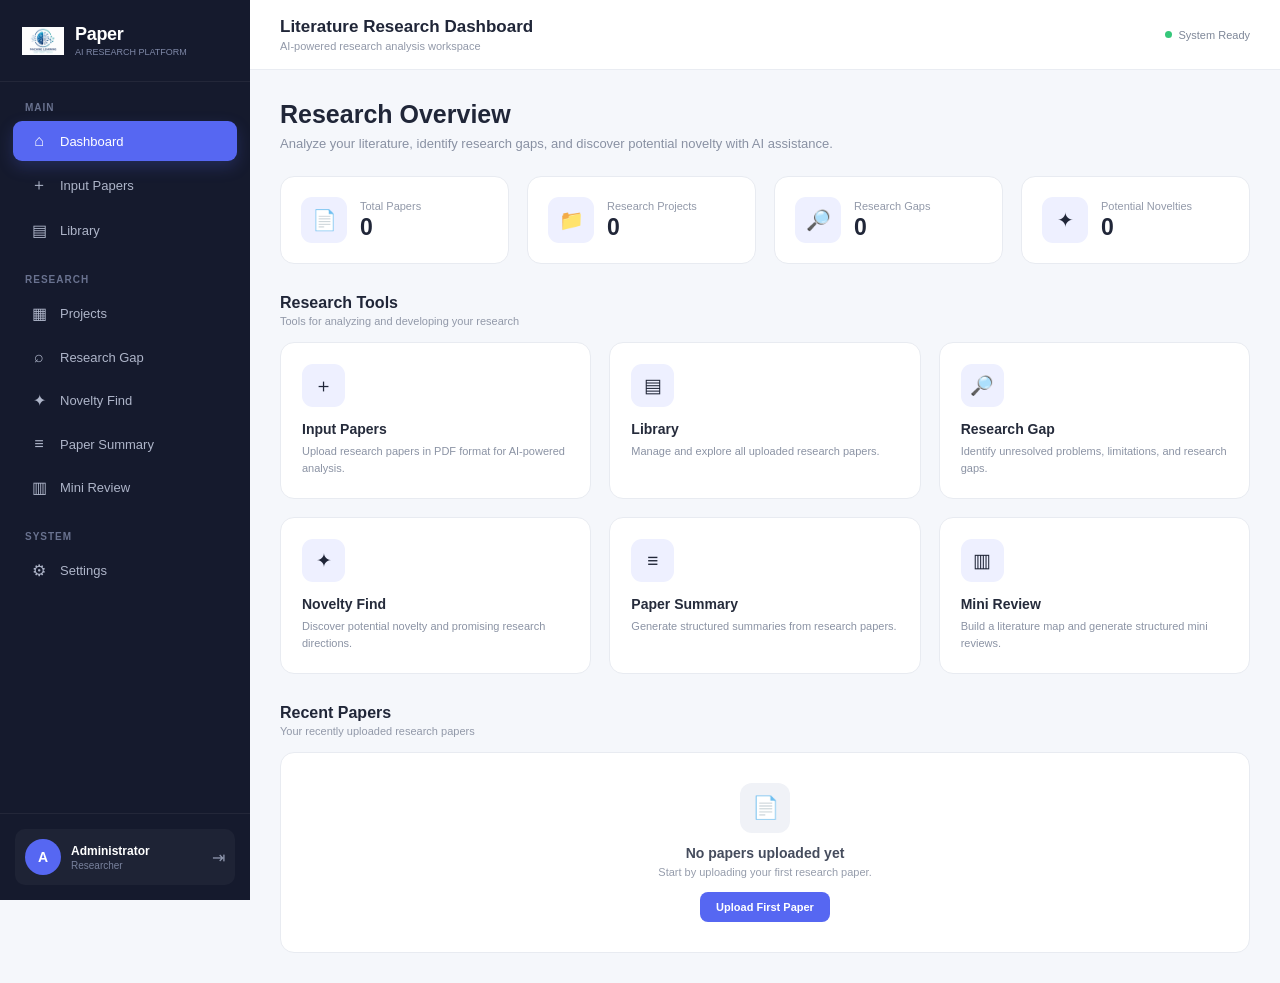
<file: templates/input_paper.html>
<!DOCTYPE html>
<html lang="en">
<head>
    <meta charset="UTF-8">
    <meta
        name="viewport"
        content="width=device-width, initial-scale=1.0"
    >

    <title>Paper - Dashboard</title>

    <style>

        * {
            margin: 0;
            padding: 0;
            box-sizing: border-box;
        }

        body {
            font-family: "Segoe UI", Arial, sans-serif;
            background: #f5f7fb;
            color: #202638;
            min-height: 100vh;
        }


        /* =========================
           SIDEBAR
        ========================= */

        .sidebar {
            position: fixed;
            left: 0;
            top: 0;
            bottom: 0;

            width: 250px;

            background: #151a2d;
            color: white;

            display: flex;
            flex-direction: column;

            z-index: 1000;

            transition: 0.3s ease;
        }


        /* LOGO */

        .sidebar-header {
            height: 82px;

            display: flex;
            align-items: center;

            padding: 0 22px;

            border-bottom: 1px solid rgba(255,255,255,0.06);
        }

        .sidebar-logo {
            width: 42px;
            height: 42px;

            object-fit: contain;

            margin-right: 11px;
        }

        .brand-text {
            display: flex;
            flex-direction: column;
        }

        .brand-name {
            font-size: 18px;
            font-weight: 700;
            letter-spacing: -0.3px;
        }

        .brand-version {
            font-size: 9px;
            color: #7f88a7;
            margin-top: 2px;
        }


        /* NAVIGATION */

        .sidebar-content {
            flex: 1;
            overflow-y: auto;
            padding: 20px 13px;
        }

        .nav-section {
            margin-bottom: 23px;
        }

        .nav-title {
            padding: 0 12px;
            margin-bottom: 8px;

            color: #69728f;

            font-size: 10px;
            font-weight: 700;

            letter-spacing: 1px;
            text-transform: uppercase;
        }

        .nav-item {
            display: flex;
            align-items: center;

            width: 100%;

            padding: 11px 12px;
            margin-bottom: 3px;

            border-radius: 9px;

            color: #aeb5c9;

            text-decoration: none;

            font-size: 13px;
            font-weight: 500;

            transition: 0.2s ease;
        }

        .nav-item:hover {
            background: rgba(255,255,255,0.06);
            color: white;
        }

        .nav-item.active {
            background: #5667f2;
            color: white;

            box-shadow:
                0 6px 16px rgba(86,103,242,0.22);
        }

        .nav-icon {
            width: 28px;

            font-size: 16px;

            text-align: center;

            margin-right: 7px;
        }


        /* USER */

        .sidebar-user {
            padding: 15px;

            border-top: 1px solid rgba(255,255,255,0.06);
        }

        .user-card {
            display: flex;
            align-items: center;

            padding: 10px;

            border-radius: 10px;

            background: rgba(255,255,255,0.04);
        }

        .user-avatar {
            width: 36px;
            height: 36px;

            border-radius: 50%;

            background: #5667f2;

            display: flex;
            align-items: center;
            justify-content: center;

            font-size: 14px;
            font-weight: 700;

            margin-right: 10px;
        }

        .user-info {
            flex: 1;
        }

        .user-name {
            font-size: 12px;
            font-weight: 600;
            color: white;
        }

        .user-role {
            font-size: 10px;
            color: #78819c;

            margin-top: 2px;
        }

        .logout-button {
            color: #8e96ad;
            text-decoration: none;
            font-size: 16px;
        }

        .logout-button:hover {
            color: #ff7777;
        }


        /* =========================
           MAIN CONTENT
        ========================= */

        .main {
            margin-left: 250px;
            min-height: 100vh;

            transition: 0.3s ease;
        }


        /* TOPBAR */

        .topbar {
            height: 70px;

            background: white;

            border-bottom: 1px solid #e9ecf2;

            display: flex;
            align-items: center;
            justify-content: space-between;

            padding: 0 30px;
        }

        .page-title {
            font-size: 17px;
            font-weight: 700;
            color: #202638;
        }

        .page-subtitle {
            font-size: 11px;
            color: #9299a9;
            margin-top: 3px;
        }

        .topbar-right {
            display: flex;
            align-items: center;
            gap: 15px;
        }

        .status-indicator {
            display: flex;
            align-items: center;
            gap: 6px;

            font-size: 11px;
            color: #7e8798;
        }

        .status-dot {
            width: 7px;
            height: 7px;

            border-radius: 50%;

            background: #35c77a;
        }

        .menu-toggle {
            display: none;

            border: none;
            background: transparent;

            font-size: 22px;

            cursor: pointer;
        }


        /* CONTENT */

        .content {
            padding: 30px;
        }


        .welcome {
            margin-bottom: 25px;
        }

        .welcome h1 {
            font-size: 25px;
            font-weight: 700;

            color: #202638;
        }

        .welcome p {
            margin-top: 7px;

            color: #8991a3;
            font-size: 13px;
        }


        /* =========================
           STAT CARDS
        ========================= */

        .stats-grid {
            display: grid;

            grid-template-columns:
                repeat(4, 1fr);

            gap: 18px;

            margin-bottom: 30px;
        }

        .stat-card {
            background: white;

            border: 1px solid #e8ebf1;
            border-radius: 14px;

            padding: 20px;

            display: flex;
            align-items: center;

            transition: 0.2s ease;
        }

        .stat-card:hover {
            transform: translateY(-2px);

            box-shadow:
                0 8px 25px rgba(32,38,56,0.06);
        }

        .stat-icon {
            width: 46px;
            height: 46px;

            border-radius: 11px;

            background: #eef0ff;

            display: flex;
            align-items: center;
            justify-content: center;

            font-size: 20px;

            margin-right: 13px;
        }

        .stat-label {
            color: #9299a9;
            font-size: 11px;
        }

        .stat-value {
            font-size: 23px;
            font-weight: 700;

            color: #202638;

            margin-top: 2px;
        }


        /* =========================
           SECTION HEADER
        ========================= */

        .section-header {
            display: flex;
            align-items: center;
            justify-content: space-between;

            margin-bottom: 15px;
        }

        .section-title {
            font-size: 16px;
            font-weight: 700;
        }

        .section-description {
            font-size: 11px;
            color: #9299a9;

            margin-top: 3px;
        }


        /* =========================
           TOOLS
        ========================= */

        .tools-grid {
            display: grid;

            grid-template-columns:
                repeat(3, 1fr);

            gap: 18px;

            margin-bottom: 30px;
        }

        .tool-card {
            background: white;

            border: 1px solid #e8ebf1;

            border-radius: 14px;

            padding: 21px;

            text-decoration: none;

            color: inherit;

            transition: 0.2s ease;
        }

        .tool-card:hover {
            transform: translateY(-3px);

            box-shadow:
                0 10px 30px rgba(32,38,56,0.07);

            border-color: #dce1ff;
        }

        .tool-icon {
            width: 43px;
            height: 43px;

            border-radius: 11px;

            background: #eef0ff;

            display: flex;
            align-items: center;
            justify-content: center;

            font-size: 19px;

            margin-bottom: 14px;
        }

        .tool-title {
            font-size: 14px;
            font-weight: 700;

            color: #252b3b;

            margin-bottom: 6px;
        }

        .tool-description {
            font-size: 11px;

            color: #8b93a4;

            line-height: 1.55;
        }


        /* =========================
           RECENT PAPERS
        ========================= */

        .recent-card {
            background: white;

            border: 1px solid #e8ebf1;

            border-radius: 14px;

            min-height: 190px;

            display: flex;
            align-items: center;
            justify-content: center;
        }

        .empty-state {
            text-align: center;
            padding: 30px;
        }

        .empty-icon {
            width: 50px;
            height: 50px;

            border-radius: 12px;

            background: #f0f2f7;

            display: flex;
            align-items: center;
            justify-content: center;

            margin: 0 auto 12px;

            font-size: 22px;
        }

        .empty-title {
            font-size: 14px;
            font-weight: 700;

            color: #454c5d;
        }

        .empty-description {
            font-size: 11px;

            color: #969dac;

            margin-top: 5px;
        }

        .upload-button {
            display: inline-block;

            margin-top: 14px;

            padding: 9px 16px;

            background: #5667f2;

            color: white;

            border-radius: 8px;

            text-decoration: none;

            font-size: 11px;
            font-weight: 600;
        }

        .upload-button:hover {
            background: #4556df;
        }


        /* =========================
           RESPONSIVE
        ========================= */

        @media (max-width: 1100px) {

            .stats-grid {
                grid-template-columns:
                    repeat(2, 1fr);
            }

            .tools-grid {
                grid-template-columns:
                    repeat(2, 1fr);
            }
        }


        @media (max-width: 800px) {

            .sidebar {
                transform: translateX(-100%);
            }

            .sidebar.open {
                transform: translateX(0);
            }

            .main {
                margin-left: 0;
            }

            .menu-toggle {
                display: block;
            }

            .content {
                padding: 22px;
            }
        }


        @media (max-width: 550px) {

            .stats-grid {
                grid-template-columns: 1fr;
            }

            .tools-grid {
                grid-template-columns: 1fr;
            }

            .topbar {
                padding: 0 18px;
            }

            .status-indicator {
                display: none;
            }

            .welcome h1 {
                font-size: 21px;
            }
        }

    </style>
</head>


<body>


<!-- =====================================================
     SIDEBAR
===================================================== -->

<aside class="sidebar" id="sidebar">

    <div class="sidebar-header">

        <!-- LOGO DARI STATIC -->
        <img
            src="../static/logo.png"
            alt="Paper Logo"
            class="sidebar-logo"
        >

        <div class="brand-text">

            <div class="brand-name">
                Paper
            </div>

            <div class="brand-version">
                AI RESEARCH PLATFORM
            </div>

        </div>

    </div>


    <div class="sidebar-content">

        <!-- MAIN -->

        <div class="nav-section">

            <div class="nav-title">
                Main
            </div>

            <a
                href="menu_utama.html"
                class="nav-item active"
            >
                <span class="nav-icon">⌂</span>
                Dashboard
            </a>

            <a
                href="input_paper.html"
                class="nav-item"
            >
                <span class="nav-icon">＋</span>
                Input Papers
            </a>

            <a
                href="library.html"
                class="nav-item"
            >
                <span class="nav-icon">▤</span>
                Library
            </a>

        </div>

<!-- RESEARCH -->

        <div class="nav-section">

            <div class="nav-title">
                Research
            </div>

            <a
                href="#"
                class="nav-item"
                onclick="comingSoon(event, 'Projects')"
            >
                <span class="nav-icon">▦</span>
                Projects
            </a>

            <a
                href="research_gap.html"
                class="nav-item"
            >
                <span class="nav-icon">⌕</span>
                Research Gap
            </a>

            <a
                href="novelty_find.html"
                class="nav-item"
            >
                <span class="nav-icon">✦</span>
                Novelty Find

            </a>

            <a
                href="paper_summary.html"
                class="nav-item"
            >
                <span class="nav-icon">≡</span>
                Paper Summary
            </a>

            <a
                href="mini_review.html"
                class="nav-item"
            >
                <span class="nav-icon">▥</span>
                Mini Review
            </a>

        </div>


        <!-- SYSTEM -->

        <div class="nav-section">

            <div class="nav-title">
                System
            </div>

            <a
                href="#"
                class="nav-item"
                onclick="comingSoon(event, 'Settings')"
            >
                <span class="nav-icon">⚙</span>
                Settings
            </a>

        </div>

    </div>


    <!-- USER -->

    <div class="sidebar-user">

        <div class="user-card">

            <div class="user-avatar">
                A
            </div>

            <div class="user-info">

                <div class="user-name">
                    Administrator
                </div>

                <div class="user-role">
                    Researcher
                </div>

            </div>

            <!-- LOGOUT KEMBALI KE INDEX -->
            <a
                href="../index.html"
                class="logout-button"
                title="Logout"
            >
                ⇥
            </a>

        </div>

    </div>

</aside>



<!-- =====================================================
     MAIN
===================================================== -->

<main class="main">


    <!-- TOPBAR -->

    <header class="topbar">

        <div>

            <div class="page-title">
                Literature Research Dashboard
            </div>

            <div class="page-subtitle">
                AI-powered research analysis workspace
            </div>

        </div>


        <div class="topbar-right">

            <div class="status-indicator">

                <span class="status-dot"></span>

                System Ready

            </div>

            <button
                class="menu-toggle"
                onclick="toggleSidebar()"
            >
                ☰
            </button>

        </div>

    </header>



    <!-- CONTENT -->

    <div class="content">


        <!-- WELCOME -->

        <div class="welcome">

            <h1>
                Research Overview
            </h1>

            <p>
                Analyze your literature, identify research gaps,
                and discover potential novelty with AI assistance.
            </p>

        </div>



        <!-- =================================================
             STATISTICS
        ================================================= -->

        <div class="stats-grid">


            <div class="stat-card">

                <div class="stat-icon">
                    📄
                </div>

                <div>

                    <div class="stat-label">
                        Total Papers
                    </div>

                    <div class="stat-value">
                        0
                    </div>

                </div>

            </div>


            <div class="stat-card">

                <div class="stat-icon">
                    📁
                </div>

                <div>

                    <div class="stat-label">
                        Research Projects
                    </div>

                    <div class="stat-value">
                        0
                    </div>

                </div>

            </div>


            <div class="stat-card">

                <div class="stat-icon">
                    🔎
                </div>

                <div>

                    <div class="stat-label">
                        Research Gaps
                    </div>

                    <div class="stat-value">
                        0
                    </div>

                </div>

            </div>


            <div class="stat-card">

                <div class="stat-icon">
                    ✦
                </div>

                <div>

                    <div class="stat-label">
                        Potential Novelties
                    </div>

                    <div class="stat-value">
                        0
                    </div>

                </div>

            </div>

        </div>



        <!-- =================================================
             RESEARCH TOOLS
        ================================================= -->

        <div class="section-header">

            <div>

                <div class="section-title">
                    Research Tools
                </div>

                <div class="section-description">
                    Tools for analyzing and developing your research
                </div>

            </div>

        </div>


        <div class="tools-grid">


            <!-- INPUT -->

            <a
                href="input_paper.html"
                class="tool-card"
            >

                <div class="tool-icon">
                    ＋
                </div>

                <div class="tool-title">
                    Input Papers
                </div>

                <div class="tool-description">
                    Upload research papers in PDF format
                    for AI-powered analysis.
                </div>

            </a>


            <!-- LIBRARY -->

            <a
                href="library.html"
                class="tool-card"
            >

                <div class="tool-icon">
                    ▤
                </div>

                <div class="tool-title">
                    Library
                </div>

                <div class="tool-description">
                    Manage and explore all uploaded
                    research papers.
                </div>

            </a>


            <!-- GAP -->

            <a
                href="research_gap.html"
                class="tool-card"
            >

                <div class="tool-icon">
                    🔎
                </div>

                <div class="tool-title">
                    Research Gap
                </div>

                <div class="tool-description">
                    Identify unresolved problems,
                    limitations, and research gaps.
                </div>

            </a>


            <!-- NOVELTY -->

            <a
                href="novelty_find.html"
                class="tool-card"
            >

                <div class="tool-icon">
                    ✦
                </div>

                <div class="tool-title">
                    Novelty Find
                </div>

                <div class="tool-description">
                    Discover potential novelty and
                    promising research directions.
                </div>

            </a>


            <!-- SUMMARY -->

            <a
                href="paper_summary.html"
                class="tool-card"
            >

                <div class="tool-icon">
                    ≡
                </div>

                <div class="tool-title">
                    Paper Summary
                </div>

                <div class="tool-description">
                    Generate structured summaries
                    from research papers.
                </div>

            </a>


            <!-- MINI REVIEW -->

            <a
                href="mini_review.html"
                class="tool-card"
            >

                <div class="tool-icon">
                    ▥
                </div>

                <div class="tool-title">
                    Mini Review
                </div>

                <div class="tool-description">
                    Build a literature map and generate
                    structured mini reviews.
                </div>

            </a>

        </div>



        <!-- =================================================
             RECENT PAPERS
        ================================================= -->

        <div class="section-header">

            <div>

                <div class="section-title">
                    Recent Papers
                </div>

                <div class="section-description">
                    Your recently uploaded research papers
                </div>

            </div>

        </div>


        <div class="recent-card">

            <div class="empty-state">

                <div class="empty-icon">
                    📄
                </div>

                <div class="empty-title">
                    No papers uploaded yet
                </div>

                <div class="empty-description">
                    Start by uploading your first research paper.
                </div>

                <a
                    href="input_paper.html"
                    class="upload-button"
                >
                    Upload First Paper
                </a>

            </div>

        </div>


    </div>

</main>



<script>

    function toggleSidebar() {

        const sidebar =
            document.getElementById("sidebar");

        sidebar.classList.toggle("open");
    }


    function comingSoon(event, feature) {

        event.preventDefault();

        alert(
            feature +
            " module is currently under development."
        );
    }

</script>

</body>
</html>
</file>
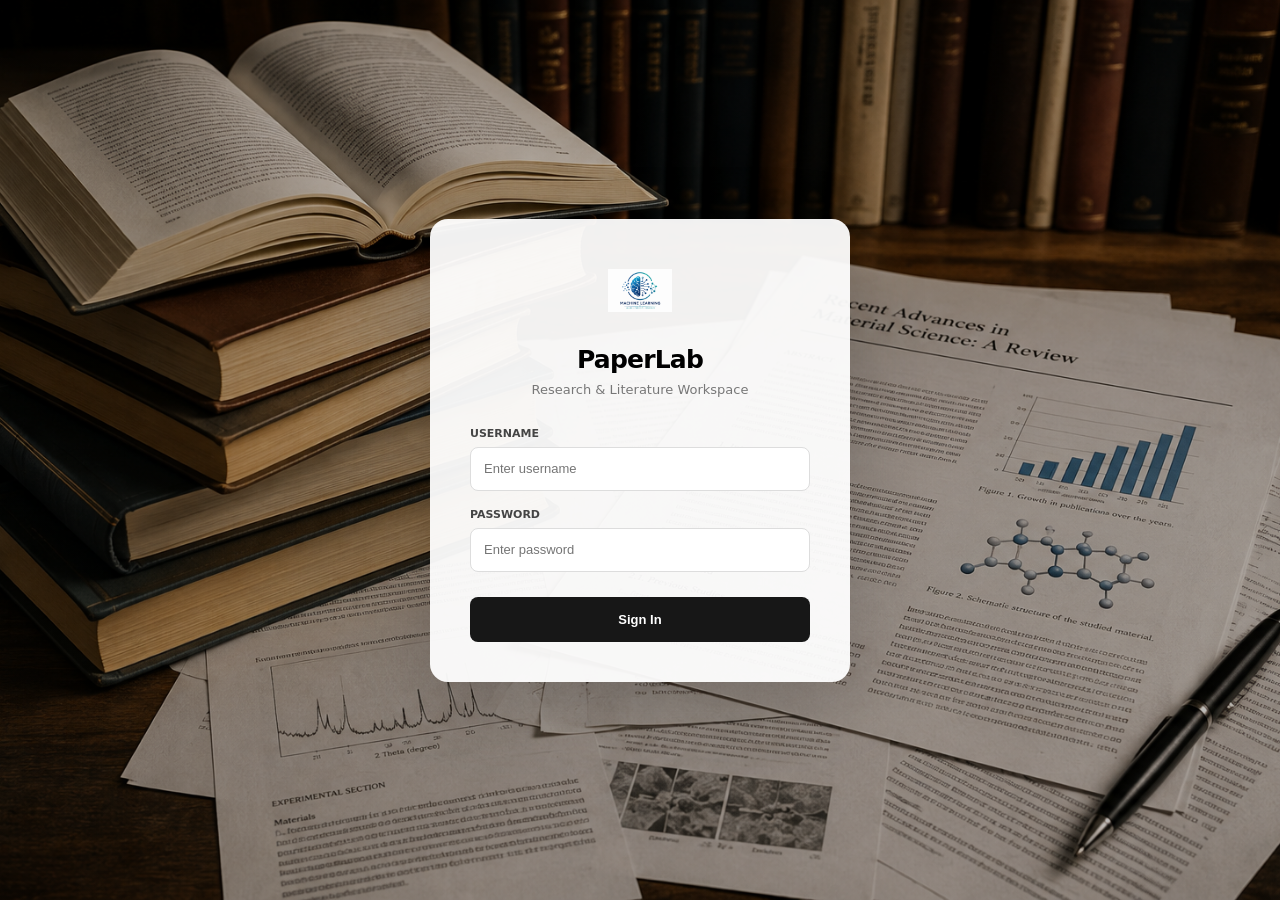
<file: templates/login.html>
<!DOCTYPE html>
<html lang="en">
<head>
    <meta charset="UTF-8">
    <meta name="viewport" content="width=device-width, initial-scale=1.0">

    <title>PaperLab — Login</title>

    <style>
        * {
            box-sizing: border-box;
            margin: 0;
            padding: 0;
        }

        body {
            min-height: 100vh;
            font-family:
                Inter,
                system-ui,
                -apple-system,
                BlinkMacSystemFont,
                "Segoe UI",
                sans-serif;

            background-image:
                linear-gradient(
                    rgba(0,0,0,.25),
                    rgba(0,0,0,.25)
                ),
                url("/static/background.png");

            background-size: cover;
            background-position: center;

            display: flex;
            align-items: center;
            justify-content: center;
        }

        .login-card {
            width: min(420px, calc(100% - 40px));

            padding: 40px;

            background: rgba(255,255,255,.94);

            border-radius: 18px;

            box-shadow:
                0 25px 80px rgba(0,0,0,.2);
        }

        .logo {
            width: 64px;
            height: 64px;

            object-fit: contain;

            display: block;

            margin: 0 auto 22px;
        }

        h1 {
            text-align: center;

            font-size: 25px;

            letter-spacing: -0.8px;

            margin-bottom: 8px;
        }

        .subtitle {
            text-align: center;

            color: #777;

            font-size: 13px;

            margin-bottom: 30px;
        }

        .field {
            margin-bottom: 17px;
        }

        label {
            display: block;

            margin-bottom: 7px;

            font-size: 11px;

            font-weight: 600;

            color: #444;
        }

        input {
            width: 100%;

            height: 44px;

            padding: 0 13px;

            border: 1px solid #ddd;

            border-radius: 8px;

            outline: none;

            font-size: 13px;

            transition: .2s;
        }

        input:focus {
            border-color: #222;

            box-shadow:
                0 0 0 3px rgba(0,0,0,.05);
        }

        .login-button {
            width: 100%;

            height: 45px;

            border: none;

            border-radius: 8px;

            background: #171717;

            color: white;

            font-size: 13px;

            font-weight: 600;

            cursor: pointer;

            margin-top: 8px;

            transition: .2s;
        }

        .login-button:hover {
            background: #303030;
        }

        .error {
            display: none;

            margin-top: 14px;

            padding: 10px;

            border-radius: 7px;

            background: #fff0f0;

            color: #b33;

            font-size: 11px;

            text-align: center;
        }
    </style>
</head>

<body>

    <div class="login-card">

        <img
            src="/static/logo.png"
            alt="PaperLab Logo"
            class="logo"
        >

        <h1>PaperLab</h1>

        <p class="subtitle">
            Research & Literature Workspace
        </p>


        <form id="loginForm">

            <div class="field">

                <label for="username">
                    USERNAME
                </label>

                <input
                    id="username"
                    type="text"
                    placeholder="Enter username"
                    required
                >

            </div>


            <div class="field">

                <label for="password">
                    PASSWORD
                </label>

                <input
                    id="password"
                    type="password"
                    placeholder="Enter password"
                    required
                >

            </div>


            <button
                type="submit"
                class="login-button"
            >
                Sign In
            </button>

        </form>


        <div
            id="loginError"
            class="error"
        >
            Invalid username or password.
        </div>

    </div>


<script>

document
    .getElementById("loginForm")
    .addEventListener("submit", function(event) {

        event.preventDefault();


        /*
         * TEMPORARY LOGIN
         *
         * Authentication backend will be
         * connected later.
         */

        const username =
            document.getElementById("username").value.trim();

        const password =
            document.getElementById("password").value.trim();


        if (username && password) {

            window.location.href =
                "/menu-utama";

        } else {

            document
                .getElementById("loginError")
                .style.display = "block";

        }

    });

</script>

</body>
</html>
</file>
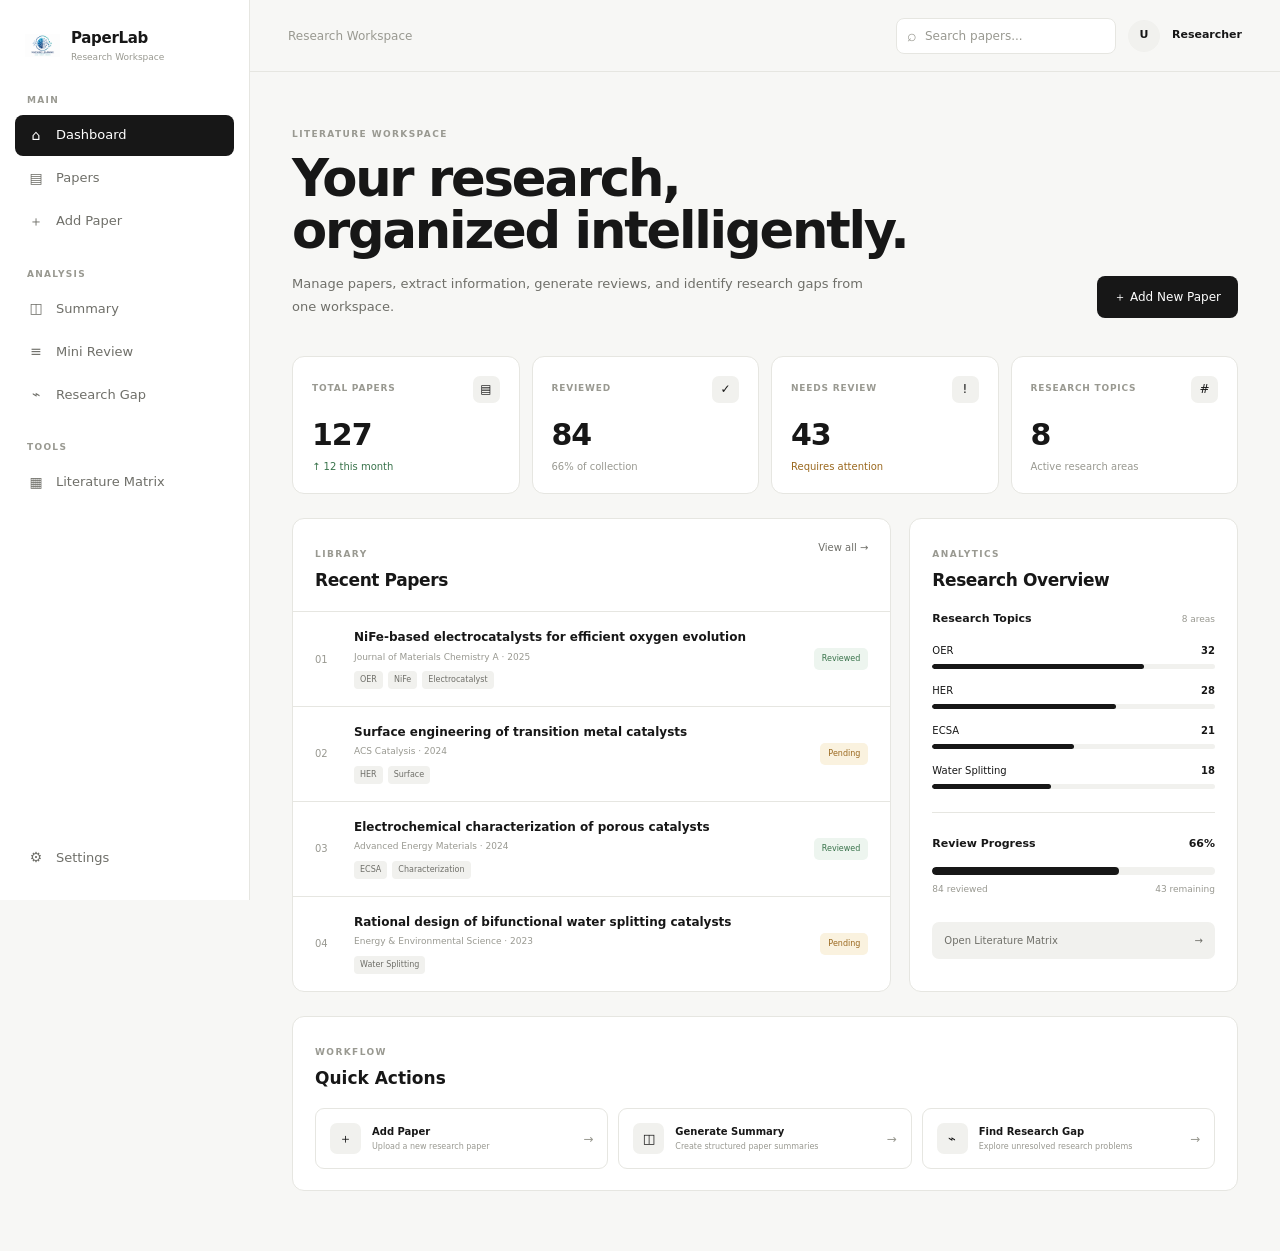
<file: templates/menu_utama.html>
<!DOCTYPE html>
<html lang="en">

<head>

    <meta charset="UTF-8">

    <meta
        name="viewport"
        content="width=device-width, initial-scale=1.0"
    >

    <title>
        PaperLab — Research Workspace
    </title>


<style>

/* =========================================================
   RESET
   ========================================================= */

* {
    margin: 0;
    padding: 0;
    box-sizing: border-box;
}


:root {

    --background: #f7f7f5;

    --surface: #ffffff;

    --surface-soft: #f1f1ee;

    --border: #e6e6e1;

    --text: #171717;

    --text-secondary: #6f6f69;

    --text-muted: #999991;

    --success: #39734b;

    --success-bg: #edf5ef;

    --warning: #9a681e;

    --warning-bg: #faf2df;

    --sidebar-width: 250px;

    --radius: 12px;
}


body {

    font-family:
        Inter,
        ui-sans-serif,
        system-ui,
        -apple-system,
        BlinkMacSystemFont,
        "Segoe UI",
        sans-serif;

    background: var(--background);

    color: var(--text);

    line-height: 1.5;

    -webkit-font-smoothing: antialiased;
}


a {

    text-decoration: none;

    color: inherit;
}


button,
input {

    font: inherit;
}


/* =========================================================
   APP
   ========================================================= */

.app {

    display: flex;

    min-height: 100vh;
}


/* =========================================================
   SIDEBAR
   ========================================================= */

.sidebar {

    width: var(--sidebar-width);

    min-height: 100vh;

    position: fixed;

    left: 0;
    top: 0;

    background: var(--surface);

    border-right: 1px solid var(--border);

    padding: 27px 15px 20px;

    display: flex;

    flex-direction: column;

    z-index: 100;
}


/* BRAND */

.brand {

    display: flex;

    align-items: center;

    gap: 11px;

    padding: 0 10px 30px;
}


.brand-logo {

    width: 35px;

    height: 35px;

    object-fit: contain;

    border-radius: 8px;
}


.brand-name {

    font-size: 15px;

    font-weight: 700;

    letter-spacing: -.3px;
}


.brand-subtitle {

    display: block;

    margin-top: 1px;

    color: var(--text-muted);

    font-size: 9px;
}


/* NAV */

.nav-section {

    margin-bottom: 24px;
}


.nav-title {

    padding: 0 12px;

    margin-bottom: 7px;

    font-size: 9px;

    font-weight: 700;

    letter-spacing: 1.3px;

    color: var(--text-muted);
}


.nav-item {

    display: flex;

    align-items: center;

    gap: 11px;

    padding: 10px 12px;

    margin: 2px 0;

    border-radius: 8px;

    color: var(--text-secondary);

    font-size: 13px;

    transition: .18s ease;
}


.nav-item:hover {

    background: var(--surface-soft);

    color: var(--text);
}


.nav-item.active {

    background: var(--text);

    color: white;
}


.nav-icon {

    width: 18px;

    display: inline-flex;

    justify-content: center;

    align-items: center;

    font-size: 14px;
}


.sidebar-bottom {

    margin-top: auto;
}


/* =========================================================
   MAIN
   ========================================================= */

.main {

    width: calc(100% - var(--sidebar-width));

    margin-left: var(--sidebar-width);

    min-height: 100vh;
}


/* =========================================================
   TOPBAR
   ========================================================= */

.topbar {

    height: 72px;

    padding: 0 38px;

    display: flex;

    align-items: center;

    justify-content: space-between;

    background: rgba(247,247,245,.92);

    border-bottom: 1px solid var(--border);

    position: sticky;

    top: 0;

    z-index: 50;

    backdrop-filter: blur(12px);
}


.location {

    font-size: 12px;

    color: var(--text-muted);
}


.topbar-right {

    display: flex;

    align-items: center;

    gap: 12px;
}


.search {

    width: 220px;

    height: 36px;

    display: flex;

    align-items: center;

    gap: 8px;

    padding: 0 10px;

    border: 1px solid var(--border);

    background: var(--surface);

    border-radius: 8px;

    color: var(--text-muted);
}


.search input {

    width: 100%;

    border: none;

    outline: none;

    background: transparent;

    font-size: 12px;
}


.search input::placeholder {

    color: var(--text-muted);
}


.avatar {

    width: 32px;

    height: 32px;

    display: flex;

    align-items: center;

    justify-content: center;

    border-radius: 50%;

    background: var(--surface-soft);

    font-size: 11px;

    font-weight: 700;
}


.user-name {

    font-size: 11px;

    font-weight: 600;
}


/* =========================================================
   CONTENT
   ========================================================= */

.content {

    max-width: 1500px;

    margin: auto;

    padding: 48px 42px 60px;
}


/* =========================================================
   HERO
   ========================================================= */

.hero {

    display: flex;

    align-items: flex-end;

    justify-content: space-between;

    gap: 30px;

    margin-bottom: 38px;
}


.eyebrow {

    font-size: 9px;

    font-weight: 700;

    letter-spacing: 1.4px;

    color: var(--text-muted);
}


.hero h1 {

    margin-top: 8px;

    font-size: clamp(34px,4vw,52px);

    line-height: 1.02;

    letter-spacing: -2.2px;

    font-weight: 650;
}


.hero p {

    max-width: 590px;

    margin-top: 17px;

    color: var(--text-secondary);

    font-size: 13px;

    line-height: 1.7;
}


.primary-button {

    display: inline-flex;

    align-items: center;

    gap: 8px;

    padding: 12px 17px;

    border-radius: 8px;

    background: var(--text);

    color: white;

    font-size: 12px;

    white-space: nowrap;

    transition: .15s ease;
}


.primary-button:hover {

    transform: translateY(-1px);
}


/* =========================================================
   STATISTICS
   ========================================================= */

.stats {

    display: grid;

    grid-template-columns:
        repeat(4, 1fr);

    gap: 12px;

    margin-bottom: 24px;
}


.stat {

    padding: 19px;

    background: var(--surface);

    border: 1px solid var(--border);

    border-radius: var(--radius);
}


.stat-top {

    display: flex;

    align-items: center;

    justify-content: space-between;
}


.stat-label {

    font-size: 9px;

    letter-spacing: .8px;

    font-weight: 700;

    color: var(--text-muted);
}


.stat-icon {

    width: 27px;

    height: 27px;

    display: flex;

    align-items: center;

    justify-content: center;

    background: var(--surface-soft);

    border-radius: 7px;

    font-size: 12px;
}


.stat-value {

    margin-top: 17px;

    font-size: 30px;

    line-height: 1;

    font-weight: 600;

    letter-spacing: -1px;
}


.stat-description {

    margin-top: 9px;

    font-size: 10px;

    color: var(--text-muted);
}


.green {

    color: var(--success);
}


.orange {

    color: var(--warning);
}


/* =========================================================
   DASHBOARD GRID
   ========================================================= */

.dashboard-grid {

    display: grid;

    grid-template-columns:
        minmax(0,1.55fr)
        minmax(300px,.85fr);

    gap: 18px;

    margin-bottom: 24px;
}


.panel {

    background: var(--surface);

    border: 1px solid var(--border);

    border-radius: var(--radius);

    overflow: hidden;
}


.panel-header {

    padding: 21px 22px 18px;

    display: flex;

    align-items: flex-start;

    justify-content: space-between;
}


.panel-title {

    margin-top: 4px;

    font-size: 17px;

    letter-spacing: -.4px;
}


.panel-link {

    font-size: 10px;

    color: var(--text-secondary);
}


/* =========================================================
   RECENT PAPERS
   ========================================================= */

.paper-list {

    border-top: 1px solid var(--border);
}


.paper {

    display: flex;

    align-items: center;

    gap: 15px;

    padding: 17px 22px;

    border-bottom: 1px solid var(--border);
}


.paper:last-child {

    border-bottom: none;
}


.paper-number {

    width: 24px;

    font-size: 10px;

    color: var(--text-muted);
}


.paper-content {

    flex: 1;

    min-width: 0;
}


.paper-title {

    font-size: 12px;

    font-weight: 600;

    line-height: 1.45;

    margin-bottom: 4px;
}


.paper-journal {

    font-size: 9px;

    color: var(--text-muted);
}


.tags {

    display: flex;

    flex-wrap: wrap;

    gap: 5px;

    margin-top: 7px;
}


.tag {

    padding: 3px 6px;

    border-radius: 4px;

    background: var(--surface-soft);

    color: var(--text-secondary);

    font-size: 8px;
}


.status {

    padding: 5px 8px;

    border-radius: 5px;

    font-size: 8px;

    white-space: nowrap;
}


.status.reviewed {

    background: var(--success-bg);

    color: var(--success);
}


.status.pending {

    background: var(--warning-bg);

    color: var(--warning);
}


/* =========================================================
   OVERVIEW
   ========================================================= */

.overview {

    padding-bottom: 22px;
}


.overview-body {

    padding: 0 22px;
}


.overview-heading {

    display: flex;

    align-items: center;

    justify-content: space-between;

    margin-bottom: 15px;

    font-size: 11px;

    font-weight: 600;
}


.overview-heading small {

    color: var(--text-muted);

    font-size: 9px;

    font-weight: 400;
}


.topic {

    margin-bottom: 14px;
}


.topic-info {

    display: flex;

    align-items: center;

    justify-content: space-between;

    margin-bottom: 6px;

    font-size: 10px;
}


.progress {

    height: 5px;

    background: var(--surface-soft);

    border-radius: 20px;

    overflow: hidden;
}


.progress span {

    display: block;

    height: 100%;

    background: var(--text);

    border-radius: inherit;
}


.divider {

    height: 1px;

    background: var(--border);

    margin: 23px 0;
}


.big-progress {

    height: 8px;

    background: var(--surface-soft);

    border-radius: 20px;

    overflow: hidden;
}


.big-progress span {

    display: block;

    height: 100%;

    background: var(--text);

    border-radius: inherit;
}


.progress-meta {

    display: flex;

    justify-content: space-between;

    margin-top: 8px;

    color: var(--text-muted);

    font-size: 9px;
}


.secondary-button {

    display: flex;

    justify-content: space-between;

    align-items: center;

    margin: 25px 22px 0;

    padding: 11px 12px;

    background: var(--surface-soft);

    border-radius: 7px;

    font-size: 10px;

    color: var(--text-secondary);
}


/* =========================================================
   QUICK ACTIONS
   ========================================================= */

.quick {

    padding: 21px 22px;

    background: var(--surface);

    border: 1px solid var(--border);

    border-radius: var(--radius);
}


.quick-header {

    margin-bottom: 17px;
}


.quick-title {

    margin-top: 4px;

    font-size: 17px;
}


.quick-grid {

    display: grid;

    grid-template-columns:
        repeat(3,1fr);

    gap: 10px;
}


.action {

    display: flex;

    align-items: center;

    gap: 11px;

    padding: 14px;

    border: 1px solid var(--border);

    border-radius: 9px;

    transition: .15s ease;
}


.action:hover {

    transform: translateY(-1px);

    border-color: #c8c8c1;
}


.action-icon {

    width: 31px;

    height: 31px;

    flex-shrink: 0;

    display: flex;

    align-items: center;

    justify-content: center;

    background: var(--surface-soft);

    border-radius: 7px;

    font-size: 13px;
}


.action-content {

    flex: 1;

    min-width: 0;
}


.action-content strong {

    display: block;

    font-size: 10px;
}


.action-content span {

    display: block;

    margin-top: 2px;

    font-size: 8px;

    color: var(--text-muted);

    white-space: nowrap;

    overflow: hidden;

    text-overflow: ellipsis;
}


.action-arrow {

    color: var(--text-muted);

    font-size: 12px;
}


/* =========================================================
   RESPONSIVE
   ========================================================= */

@media (max-width: 1100px) {

    .stats {

        grid-template-columns:
            repeat(2,1fr);
    }

    .dashboard-grid {

        grid-template-columns: 1fr;
    }

    .quick-grid {

        grid-template-columns: 1fr;
    }
}


@media (max-width: 800px) {

    :root {

        --sidebar-width: 0px;
    }

    .sidebar {

        display: none;
    }

    .main {

        width: 100%;

        margin-left: 0;
    }

    .content {

        padding: 35px 18px 45px;
    }

    .topbar {

        padding: 0 18px;
    }

    .location {

        display: none;
    }

    .hero {

        flex-direction: column;

        align-items: flex-start;
    }
}


@media (max-width: 550px) {

    .stats {

        grid-template-columns: 1fr;
    }

    .search {

        display: none;
    }

    .hero h1 {

        font-size: 35px;
    }

    .paper {

        align-items: flex-start;

        flex-wrap: wrap;
    }

    .status {

        margin-left: 39px;
    }
}

</style>

</head>


<body>


<div class="app">


    <!-- =====================================================
         SIDEBAR
         ===================================================== -->

    <aside class="sidebar">


        <!-- BRAND -->

        <div class="brand">

            <img
                src="/static/logo.png"
                alt="PaperLab"
                class="brand-logo"
            >

            <div>

                <div class="brand-name">
                    PaperLab
                </div>

                <span class="brand-subtitle">
                    Research Workspace
                </span>

            </div>

        </div>



        <!-- MAIN -->

        <div class="nav-section">

            <div class="nav-title">
                MAIN
            </div>


            <a
                href="/menu-utama"
                class="nav-item active"
            >

                <span class="nav-icon">
                    ⌂
                </span>

                Dashboard

            </a>


            <a
                href="/papers"
                class="nav-item"
            >

                <span class="nav-icon">
                    ▤
                </span>

                Papers

            </a>


            <a
                href="/add-paper"
                class="nav-item"
            >

                <span class="nav-icon">
                    ＋
                </span>

                Add Paper

            </a>

        </div>



        <!-- ANALYSIS -->

        <div class="nav-section">

            <div class="nav-title">
                ANALYSIS
            </div>


            <a
                href="/summary"
                class="nav-item"
            >

                <span class="nav-icon">
                    ◫
                </span>

                Summary

            </a>


            <a
                href="/mini-review"
                class="nav-item"
            >

                <span class="nav-icon">
                    ≡
                </span>

                Mini Review

            </a>


            <a
                href="/research-gap"
                class="nav-item"
            >

                <span class="nav-icon">
                    ⌁
                </span>

                Research Gap

            </a>

        </div>



        <!-- TOOLS -->

        <div class="nav-section">

            <div class="nav-title">
                TOOLS
            </div>


            <a
                href="/matrix"
                class="nav-item"
            >

                <span class="nav-icon">
                    ▦
                </span>

                Literature Matrix

            </a>

        </div>



        <!-- BOTTOM -->

        <div class="sidebar-bottom">

            <a
                href="/settings"
                class="nav-item"
            >

                <span class="nav-icon">
                    ⚙
                </span>

                Settings

            </a>

        </div>


    </aside>



    <!-- =====================================================
         MAIN
         ===================================================== -->

    <main class="main">


        <!-- TOPBAR -->

        <header class="topbar">


            <div class="location">

                Research Workspace

            </div>


            <div class="topbar-right">


                <div class="search">

                    <span>
                        ⌕
                    </span>

                    <input
                        type="text"
                        placeholder="Search papers..."
                    >

                </div>


                <div class="avatar">
                    U
                </div>


                <span class="user-name">
                    Researcher
                </span>


            </div>

        </header>



        <!-- CONTENT -->

        <section class="content">


            <!-- HERO -->

            <div class="hero">


                <div>

                    <span class="eyebrow">
                        LITERATURE WORKSPACE
                    </span>


                    <h1>
                        Your research,<br>
                        organized intelligently.
                    </h1>


                    <p>
                        Manage papers, extract information,
                        generate reviews, and identify research
                        gaps from one workspace.
                    </p>

                </div>


                <a
                    href="/add-paper"
                    class="primary-button"
                >

                    ＋

                    Add New Paper

                </a>


            </div>



            <!-- STATISTICS -->

            <div class="stats">


                <div class="stat">

                    <div class="stat-top">

                        <span class="stat-label">
                            TOTAL PAPERS
                        </span>

                        <span class="stat-icon">
                            ▤
                        </span>

                    </div>


                    <div class="stat-value">
                        127
                    </div>


                    <div class="stat-description green">
                        ↑ 12 this month
                    </div>

                </div>



                <div class="stat">

                    <div class="stat-top">

                        <span class="stat-label">
                            REVIEWED
                        </span>

                        <span class="stat-icon">
                            ✓
                        </span>

                    </div>


                    <div class="stat-value">
                        84
                    </div>


                    <div class="stat-description">
                        66% of collection
                    </div>

                </div>



                <div class="stat">

                    <div class="stat-top">

                        <span class="stat-label">
                            NEEDS REVIEW
                        </span>

                        <span class="stat-icon">
                            !
                        </span>

                    </div>


                    <div class="stat-value">
                        43
                    </div>


                    <div class="stat-description orange">
                        Requires attention
                    </div>

                </div>



                <div class="stat">

                    <div class="stat-top">

                        <span class="stat-label">
                            RESEARCH TOPICS
                        </span>

                        <span class="stat-icon">
                            #
                        </span>

                    </div>


                    <div class="stat-value">
                        8
                    </div>


                    <div class="stat-description">
                        Active research areas
                    </div>

                </div>


            </div>



            <!-- MAIN DASHBOARD -->

            <div class="dashboard-grid">


                <!-- RECENT PAPERS -->

                <section class="panel">


                    <div class="panel-header">

                        <div>

                            <span class="eyebrow">
                                LIBRARY
                            </span>

                            <h2 class="panel-title">
                                Recent Papers
                            </h2>

                        </div>


                        <a
                            href="/papers"
                            class="panel-link"
                        >
                            View all →
                        </a>

                    </div>



                    <div class="paper-list">


                        <!-- PAPER 1 -->

                        <article class="paper">

                            <div class="paper-number">
                                01
                            </div>


                            <div class="paper-content">

                                <h3 class="paper-title">
                                    NiFe-based electrocatalysts
                                    for efficient oxygen evolution
                                </h3>


                                <p class="paper-journal">
                                    Journal of Materials Chemistry A
                                    · 2025
                                </p>


                                <div class="tags">

                                    <span class="tag">
                                        OER
                                    </span>

                                    <span class="tag">
                                        NiFe
                                    </span>

                                    <span class="tag">
                                        Electrocatalyst
                                    </span>

                                </div>

                            </div>


                            <span class="status reviewed">
                                Reviewed
                            </span>

                        </article>



                        <!-- PAPER 2 -->

                        <article class="paper">

                            <div class="paper-number">
                                02
                            </div>


                            <div class="paper-content">

                                <h3 class="paper-title">
                                    Surface engineering of transition
                                    metal catalysts
                                </h3>


                                <p class="paper-journal">
                                    ACS Catalysis · 2024
                                </p>


                                <div class="tags">

                                    <span class="tag">
                                        HER
                                    </span>

                                    <span class="tag">
                                        Surface
                                    </span>

                                </div>

                            </div>


                            <span class="status pending">
                                Pending
                            </span>

                        </article>



                        <!-- PAPER 3 -->

                        <article class="paper">

                            <div class="paper-number">
                                03
                            </div>


                            <div class="paper-content">

                                <h3 class="paper-title">
                                    Electrochemical characterization
                                    of porous catalysts
                                </h3>


                                <p class="paper-journal">
                                    Advanced Energy Materials · 2024
                                </p>


                                <div class="tags">

                                    <span class="tag">
                                        ECSA
                                    </span>

                                    <span class="tag">
                                        Characterization
                                    </span>

                                </div>

                            </div>


                            <span class="status reviewed">
                                Reviewed
                            </span>

                        </article>



                        <!-- PAPER 4 -->

                        <article class="paper">

                            <div class="paper-number">
                                04
                            </div>


                            <div class="paper-content">

                                <h3 class="paper-title">
                                    Rational design of bifunctional
                                    water splitting catalysts
                                </h3>


                                <p class="paper-journal">
                                    Energy & Environmental Science
                                    · 2023
                                </p>


                                <div class="tags">

                                    <span class="tag">
                                        Water Splitting
                                    </span>

                                </div>

                            </div>


                            <span class="status pending">
                                Pending
                            </span>

                        </article>


                    </div>

                </section>



                <!-- RESEARCH OVERVIEW -->

                <section class="panel overview">


                    <div class="panel-header">

                        <div>

                            <span class="eyebrow">
                                ANALYTICS
                            </span>

                            <h2 class="panel-title">
                                Research Overview
                            </h2>

                        </div>

                    </div>



                    <div class="overview-body">


                        <div class="overview-heading">

                            <span>
                                Research Topics
                            </span>

                            <small>
                                8 areas
                            </small>

                        </div>



                        <div class="topic">

                            <div class="topic-info">

                                <span>
                                    OER
                                </span>

                                <strong>
                                    32
                                </strong>

                            </div>


                            <div class="progress">

                                <span style="width:75%"></span>

                            </div>

                        </div>



                        <div class="topic">

                            <div class="topic-info">

                                <span>
                                    HER
                                </span>

                                <strong>
                                    28
                                </strong>

                            </div>


                            <div class="progress">

                                <span style="width:65%"></span>

                            </div>

                        </div>



                        <div class="topic">

                            <div class="topic-info">

                                <span>
                                    ECSA
                                </span>

                                <strong>
                                    21
                                </strong>

                            </div>


                            <div class="progress">

                                <span style="width:50%"></span>

                            </div>

                        </div>



                        <div class="topic">

                            <div class="topic-info">

                                <span>
                                    Water Splitting
                                </span>

                                <strong>
                                    18
                                </strong>

                            </div>


                            <div class="progress">

                                <span style="width:42%"></span>

                            </div>

                        </div>



                        <div class="divider"></div>



                        <div class="overview-heading">

                            <span>
                                Review Progress
                            </span>

                            <strong>
                                66%
                            </strong>

                        </div>


                        <div class="big-progress">

                            <span style="width:66%"></span>

                        </div>


                        <div class="progress-meta">

                            <span>
                                84 reviewed
                            </span>

                            <span>
                                43 remaining
                            </span>

                        </div>


                    </div>



                    <a
                        href="/matrix"
                        class="secondary-button"
                    >

                        Open Literature Matrix

                        <span>
                            →
                        </span>

                    </a>


                </section>


            </div>



            <!-- QUICK ACTIONS -->

            <section class="quick">


                <div class="quick-header">

                    <span class="eyebrow">
                        WORKFLOW
                    </span>

                    <h2 class="quick-title">
                        Quick Actions
                    </h2>

                </div>



                <div class="quick-grid">


                    <a
                        href="/add-paper"
                        class="action"
                    >

                        <div class="action-icon">
                            ＋
                        </div>


                        <div class="action-content">

                            <strong>
                                Add Paper
                            </strong>

                            <span>
                                Upload a new research paper
                            </span>

                        </div>


                        <span class="action-arrow">
                            →
                        </span>

                    </a>



                    <a
                        href="/summary"
                        class="action"
                    >

                        <div class="action-icon">
                            ◫
                        </div>


                        <div class="action-content">

                            <strong>
                                Generate Summary
                            </strong>

                            <span>
                                Create structured paper summaries
                            </span>

                        </div>


                        <span class="action-arrow">
                            →
                        </span>

                    </a>



                    <a
                        href="/research-gap"
                        class="action"
                    >

                        <div class="action-icon">
                            ⌁
                        </div>


                        <div class="action-content">

                            <strong>
                                Find Research Gap
                            </strong>

                            <span>
                                Explore unresolved research problems
                            </span>

                        </div>


                        <span class="action-arrow">
                            →
                        </span>

                    </a>


                </div>


            </section>


        </section>


    </main>


</div>


</body>

</html>
</file>
